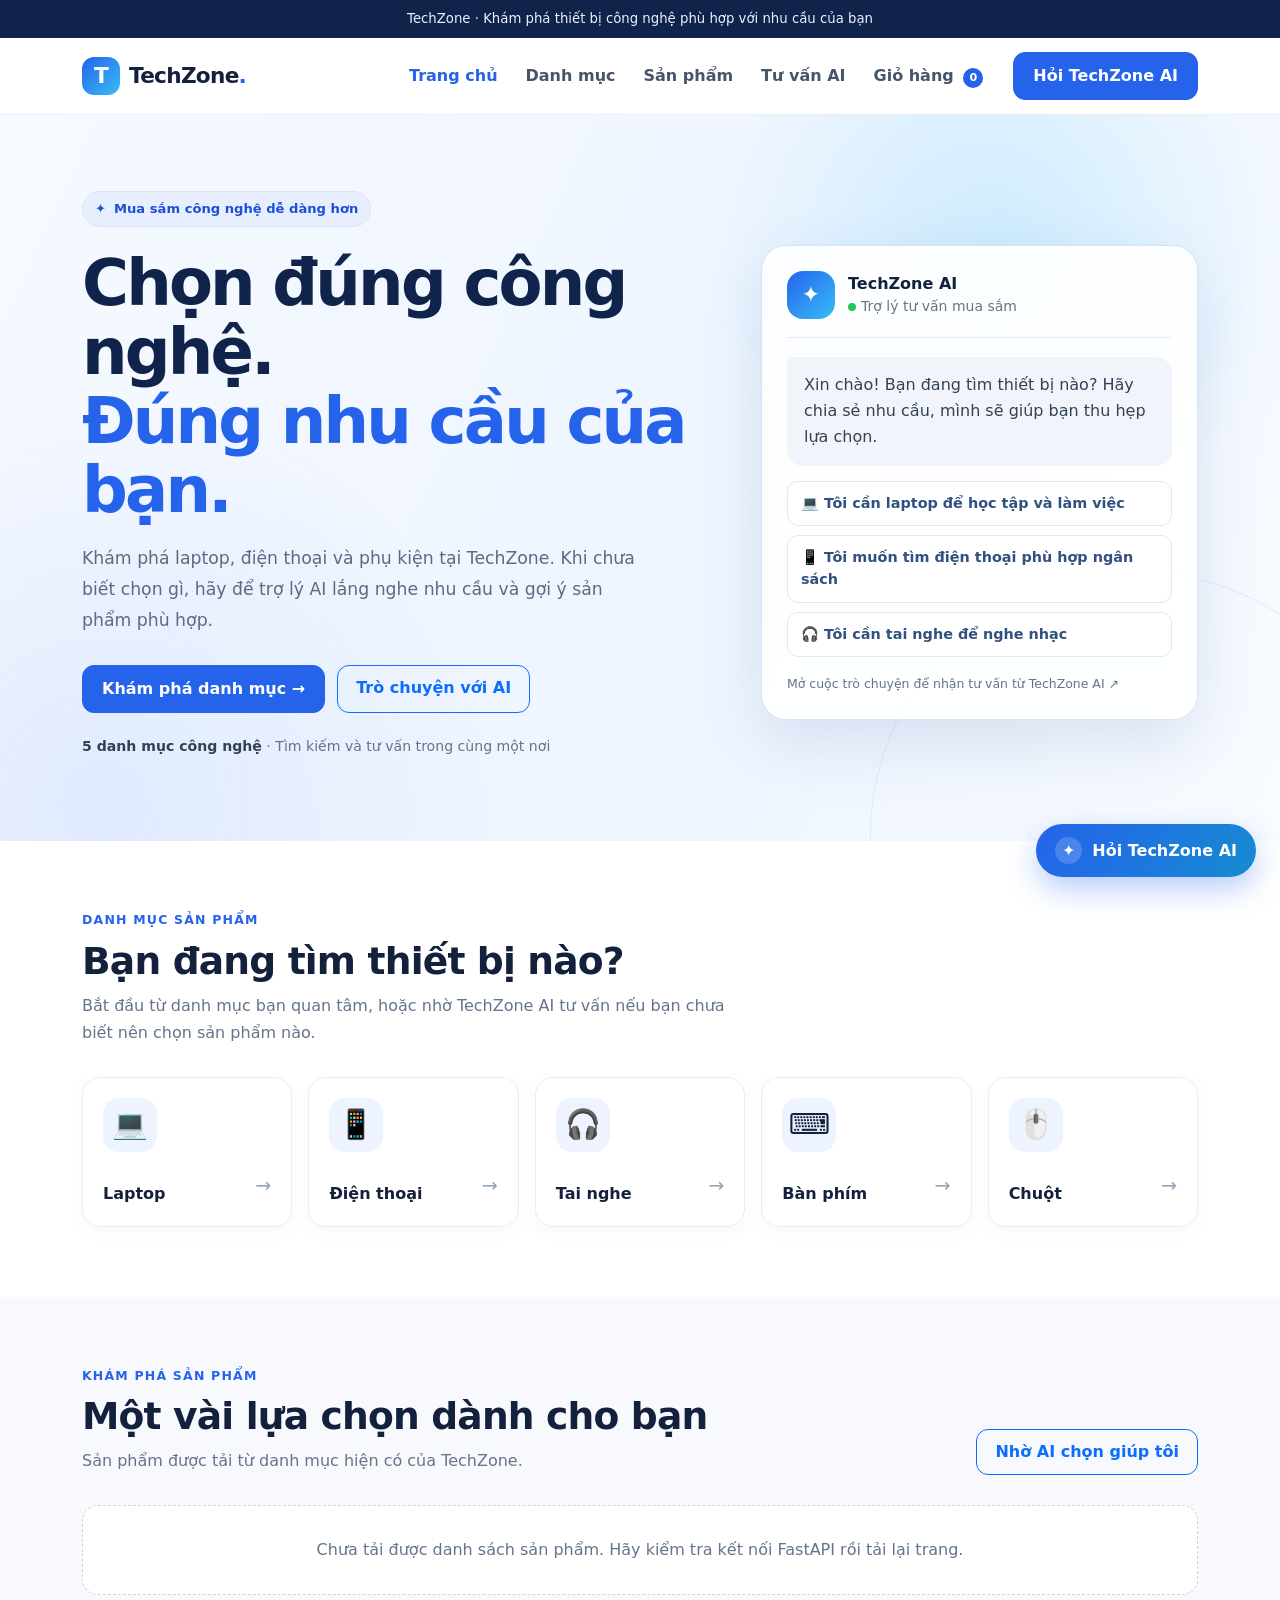
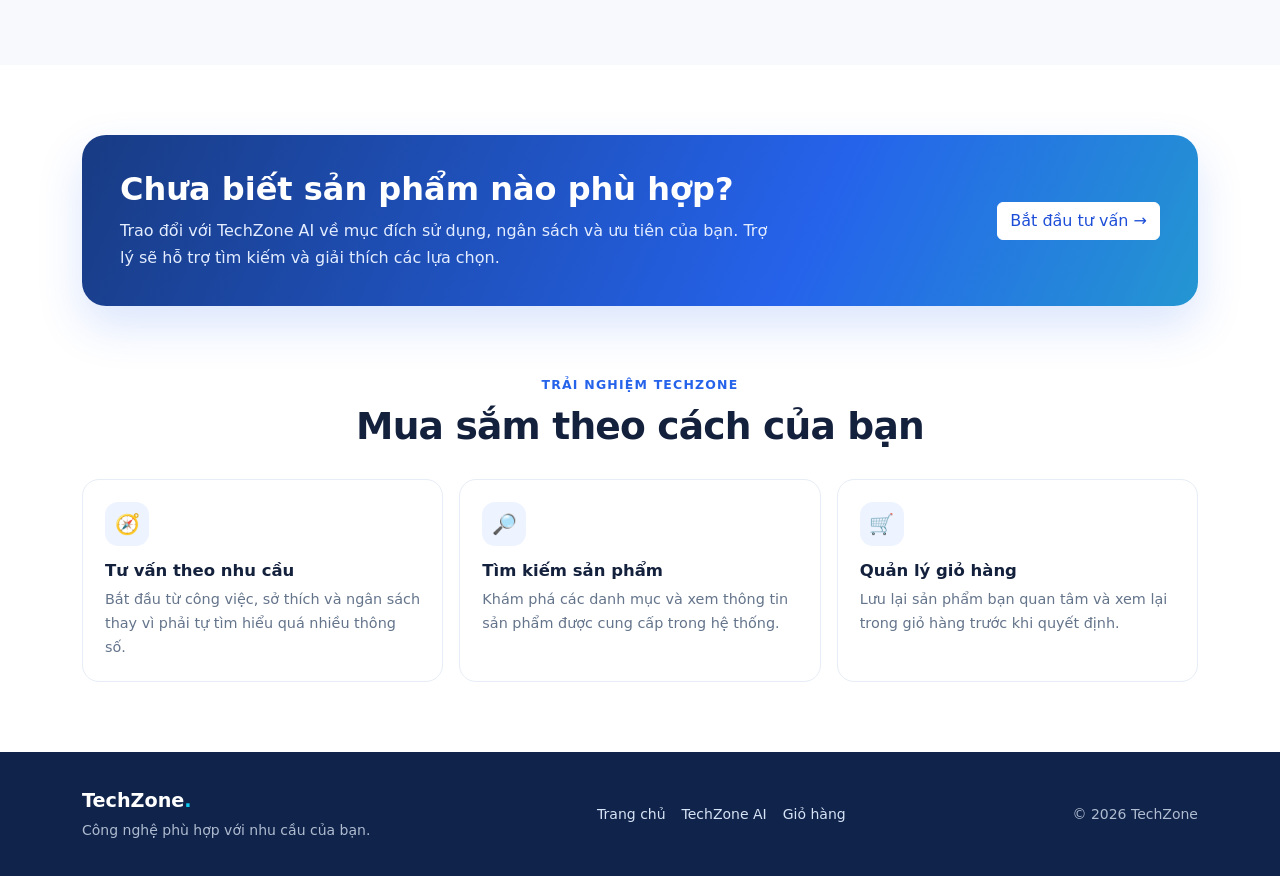
<file: index.html>
<!DOCTYPE html>
<html lang="vi">
<head>
    <meta charset="UTF-8">
    <meta name="viewport" content="width=device-width, initial-scale=1.0">
    <meta http-equiv="refresh" content="0; url=./frontend/html/index.html">
    <title>TechZone</title>
</head>
<body>
    <p>Đang chuyển đến TechZone...</p>
    <a href="./frontend/html/index.html">Nhấn vào đây nếu không tự chuyển.</a>
</body>
</html>
</file>
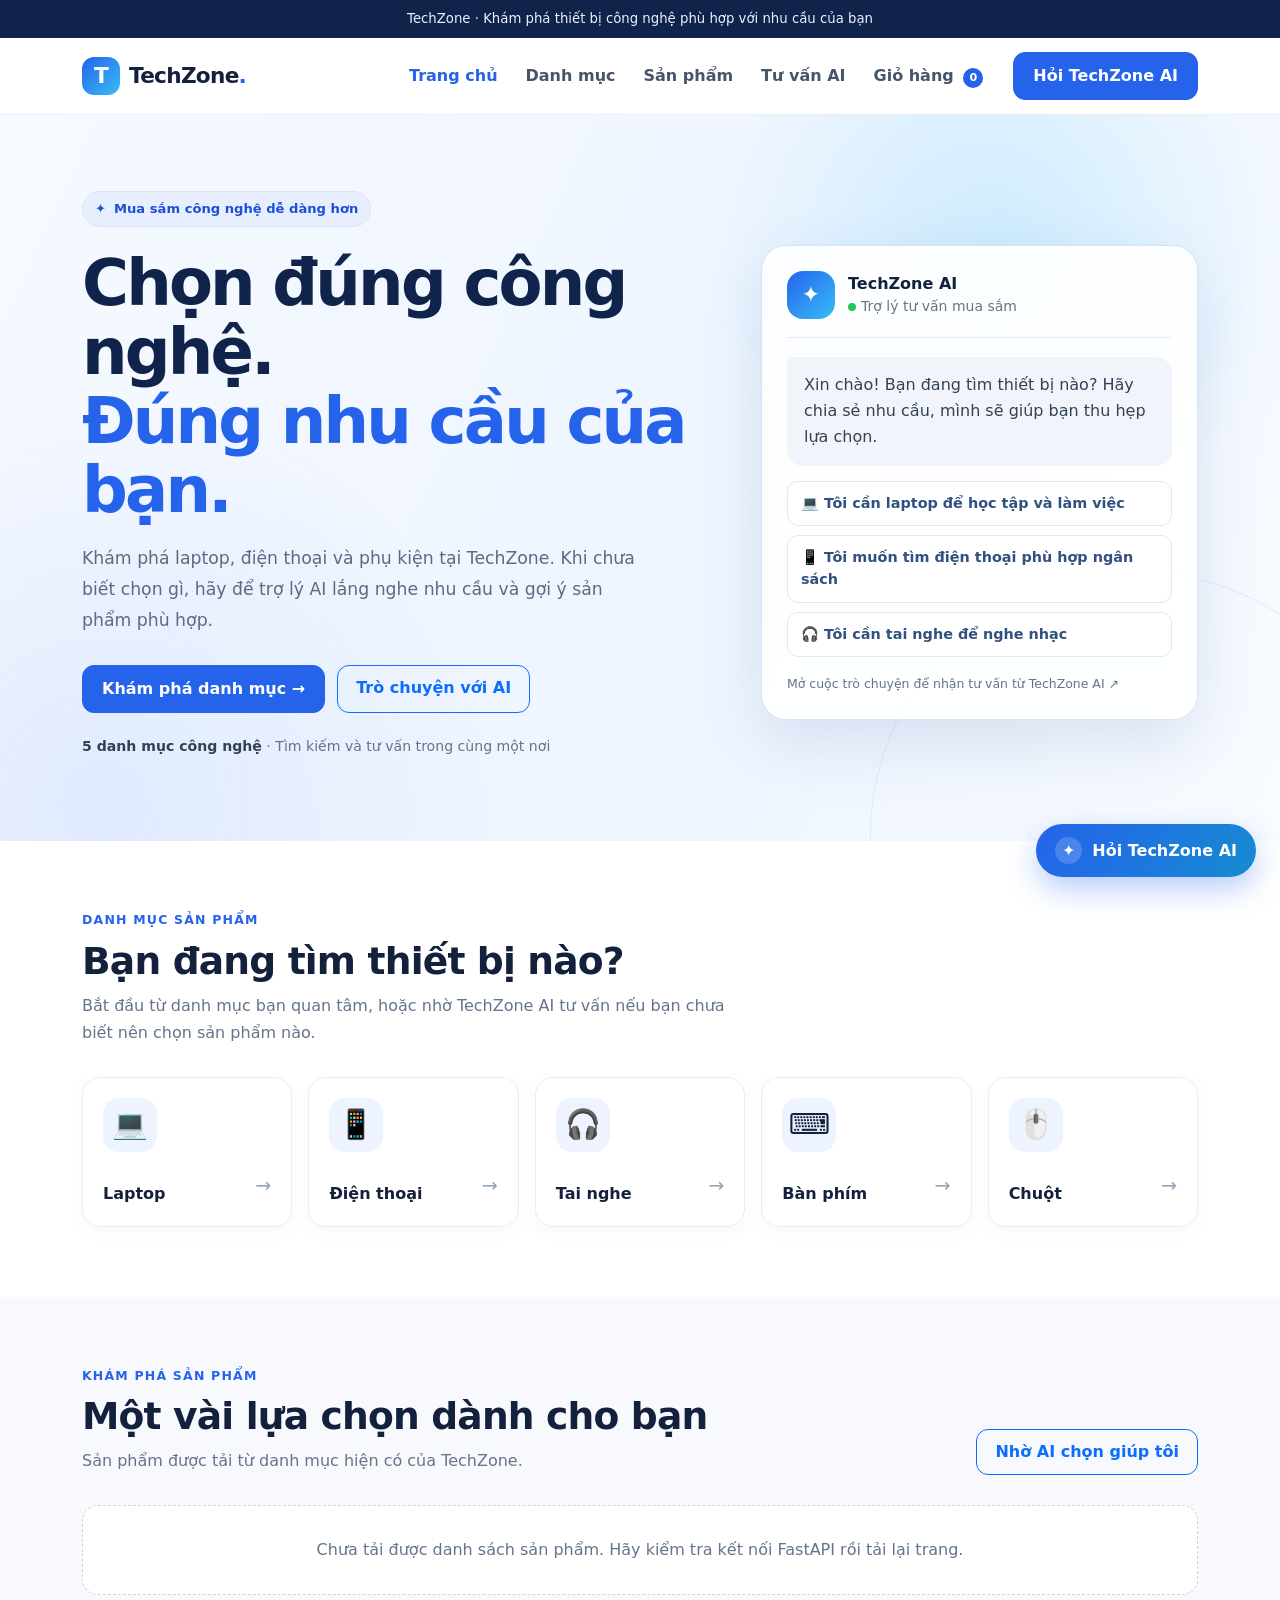
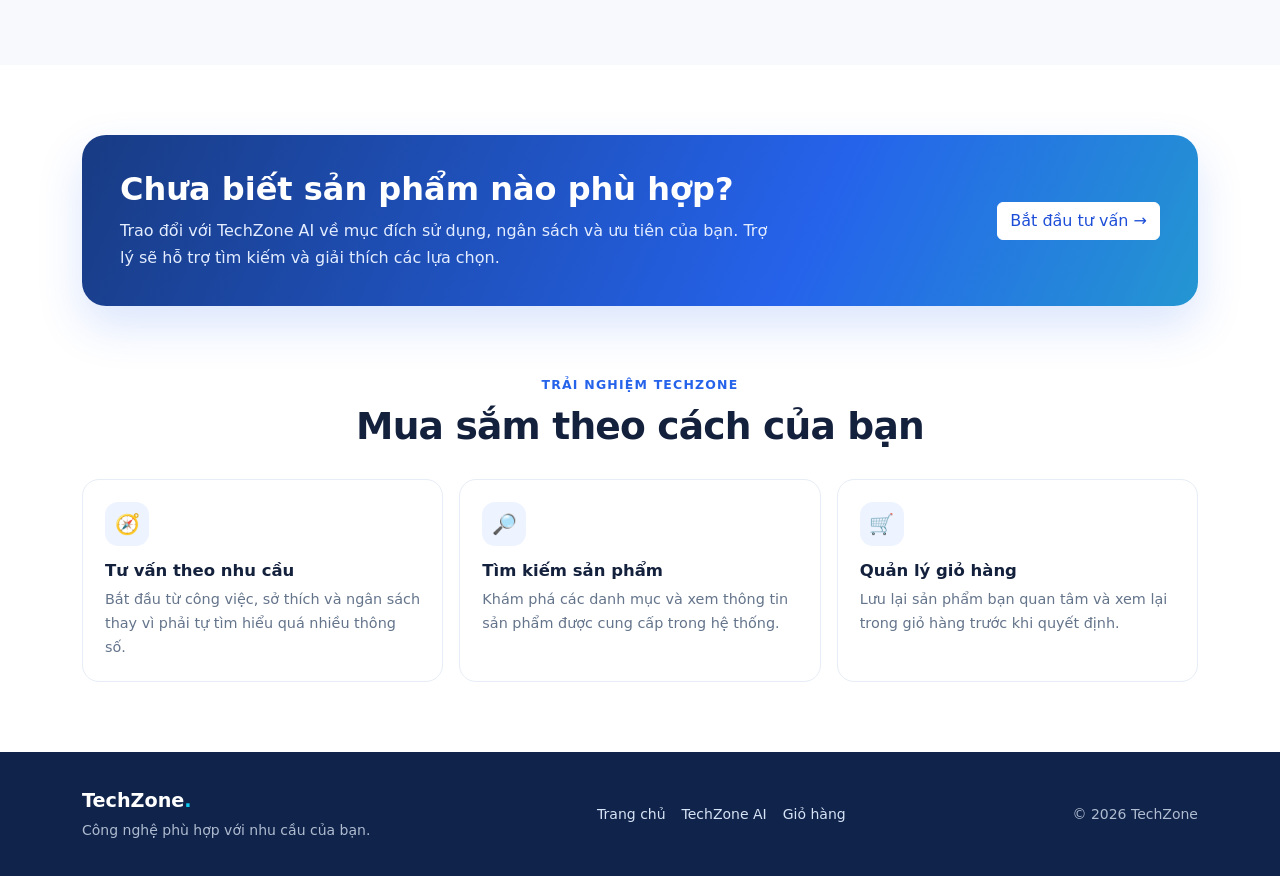
<file: frontend/html/index.html>
<!DOCTYPE html>
<html lang="vi">
<head>
    <meta charset="UTF-8">
    <meta name="viewport" content="width=device-width, initial-scale=1.0">
    <meta name="description" content="TechZone - cửa hàng công nghệ với trợ lý AI hỗ trợ tìm và tư vấn sản phẩm theo nhu cầu.">
    <title>TechZone | Công nghệ phù hợp với bạn</title>

    <link href="https://cdn.jsdelivr.net/npm/bootstrap@5.3.3/dist/css/bootstrap.min.css" rel="stylesheet">
    <style>
        :root {
            --tz-primary: #2563eb;
            --tz-primary-dark: #1d4ed8;
            --tz-ink: #14213d;
            --tz-muted: #64748b;
            --tz-bg: #f5f8ff;
            --tz-line: #e7edf6;
            --tz-card-shadow: 0 14px 40px rgba(15, 35, 75, .07);
        }

        * { box-sizing: border-box; }
        html { scroll-behavior: smooth; }
        body {
            margin: 0;
            color: var(--tz-ink);
            background: #fff;
            font-family: Inter, ui-sans-serif, system-ui, -apple-system, BlinkMacSystemFont, "Segoe UI", sans-serif;
        }
        a { text-decoration: none; }
        .top-strip {
            padding: 9px 16px;
            color: #eaf1ff;
            background: #10234a;
            text-align: center;
            font-size: .83rem;
        }
        .site-header {
            position: sticky;
            top: 0;
            z-index: 1000;
            background: rgba(255,255,255,.94);
            border-bottom: 1px solid var(--tz-line);
            backdrop-filter: blur(14px);
        }
        .navbar { min-height: 76px; }
        .brand-mark {
            display: inline-flex;
            align-items: center;
            justify-content: center;
            width: 38px;
            height: 38px;
            margin-right: 9px;
            color: #fff;
            background: linear-gradient(135deg, #2563eb, #38bdf8);
            border-radius: 12px;
            font-weight: 800;
        }
        .navbar-brand { color: var(--tz-ink); font-size: 1.35rem; font-weight: 800; letter-spacing: -.7px; }
        .navbar-brand:hover { color: var(--tz-ink); }
        .navbar-brand .ai-word { color: var(--tz-primary); }
        .navbar-nav .nav-link { padding: 10px 14px !important; color: #475569; font-weight: 600; }
        .navbar-nav .nav-link:hover, .navbar-nav .nav-link.active { color: var(--tz-primary); }
        .cart-link { position: relative; }
        .cart-count {
            display: inline-flex;
            min-width: 20px;
            height: 20px;
            align-items: center;
            justify-content: center;
            margin-left: 4px;
            padding: 0 5px;
            color: white;
            background: var(--tz-primary);
            border-radius: 999px;
            font-size: .7rem;
            font-weight: 700;
        }
        .btn-primary {
            --bs-btn-bg: var(--tz-primary);
            --bs-btn-border-color: var(--tz-primary);
            --bs-btn-hover-bg: var(--tz-primary-dark);
            --bs-btn-hover-border-color: var(--tz-primary-dark);
            border-radius: 12px;
            padding: 11px 19px;
            font-weight: 700;
        }
        .btn-outline-primary { border-radius: 12px; padding: 10px 18px; font-weight: 700; }

        .hero-wrap {
            position: relative;
            overflow: hidden;
            padding: 76px 0 68px;
            background:
                radial-gradient(circle at 78% 20%, rgba(56,189,248,.19), transparent 25%),
                radial-gradient(circle at 8% 95%, rgba(37,99,235,.09), transparent 30%),
                linear-gradient(115deg, #f6f9ff 0%, #eef5ff 58%, #f8fbff 100%);
        }
        .hero-wrap::after {
            position: absolute;
            right: -120px;
            bottom: -260px;
            width: 530px;
            height: 530px;
            border: 1px solid rgba(37,99,235,.10);
            border-radius: 50%;
            content: "";
        }
        .hero-content { position: relative; z-index: 1; }
        .eyebrow {
            display: inline-flex;
            align-items: center;
            gap: 8px;
            padding: 7px 12px;
            color: #1d4ed8;
            background: #e7efff;
            border: 1px solid #d8e5ff;
            border-radius: 999px;
            font-size: .82rem;
            font-weight: 700;
        }
        .hero-title {
            max-width: 680px;
            margin: 22px 0 18px;
            color: #10234a;
            font-size: clamp(2.5rem, 5vw, 4.35rem);
            font-weight: 850;
            letter-spacing: -2.8px;
            line-height: 1.08;
        }
        .hero-title span { color: var(--tz-primary); }
        .hero-copy { max-width: 560px; color: #5b6b83; font-size: 1.08rem; line-height: 1.8; }
        .hero-actions { display: flex; flex-wrap: wrap; gap: 12px; margin-top: 29px; }
        .hero-note { margin-top: 23px; color: #64748b; font-size: .88rem; }
        .hero-note strong { color: #334155; }
        .assistant-preview {
            position: relative;
            z-index: 1;
            max-width: 440px;
            margin: 10px auto;
            padding: 25px;
            background: rgba(255,255,255,.91);
            border: 1px solid rgba(213,225,244,.95);
            border-radius: 25px;
            box-shadow: 0 25px 65px rgba(38,77,145,.13);
        }
        .assistant-top { display: flex; align-items: center; gap: 13px; padding-bottom: 18px; border-bottom: 1px solid var(--tz-line); }
        .assistant-avatar {
            display: grid;
            width: 48px;
            height: 48px;
            place-items: center;
            color: #fff;
            background: linear-gradient(135deg, #2563eb, #38bdf8);
            border-radius: 16px;
            font-size: 1.4rem;
        }
        .online-dot { display: inline-block; width: 8px; height: 8px; margin-right: 5px; background: #22c55e; border-radius: 50%; }
        .assistant-message { margin: 19px 0 15px; padding: 15px 17px; color: #334155; background: #f1f5fb; border-radius: 5px 16px 16px 16px; line-height: 1.65; }
        .quick-question {
            display: block;
            width: 100%;
            margin-top: 9px;
            padding: 11px 13px;
            color: #31517f;
            background: #fff;
            border: 1px solid #dfe8f5;
            border-radius: 11px;
            text-align: left;
            font-size: .9rem;
            font-weight: 600;
            transition: .2s ease;
        }
        .quick-question:hover { color: var(--tz-primary); border-color: #91b5ff; transform: translateX(2px); }
        .assistant-foot { margin-top: 18px; color: var(--tz-muted); font-size: .78rem; }

        .section-space { padding: 70px 0; }
        .section-heading { margin-bottom: 30px; }
        .section-kicker { color: var(--tz-primary); font-size: .78rem; font-weight: 800; letter-spacing: 1.2px; text-transform: uppercase; }
        .section-title { margin: 9px 0 8px; color: var(--tz-ink); font-size: clamp(1.75rem, 3vw, 2.35rem); font-weight: 800; letter-spacing: -.8px; }
        .section-subtitle { max-width: 650px; margin: 0; color: var(--tz-muted); line-height: 1.7; }
        .category-card {
            display: flex;
            min-height: 150px;
            height: 100%;
            flex-direction: column;
            align-items: flex-start;
            justify-content: space-between;
            padding: 20px;
            color: var(--tz-ink);
            background: #fff;
            border: 1px solid var(--tz-line);
            border-radius: 18px;
            box-shadow: 0 5px 18px rgba(15,35,75,.03);
            transition: .22s ease;
        }
        .category-card:hover { color: var(--tz-primary); border-color: #b8ceff; box-shadow: var(--tz-card-shadow); transform: translateY(-4px); }
        .category-icon { display: grid; width: 54px; height: 54px; place-items: center; background: #edf4ff; border-radius: 16px; font-size: 1.8rem; }
        .category-card strong { display: block; margin-top: 15px; font-size: 1rem; }
        .category-arrow { color: #94a3b8; font-size: 1.2rem; }

        .products-section { background: #f7f9fd; }
        .product-grid { display: grid; grid-template-columns: repeat(5, minmax(0, 1fr)); gap: 17px; }
        .product-card {
            display: flex;
            min-width: 0;
            flex-direction: column;
            padding: 14px;
            background: #fff;
            border: 1px solid var(--tz-line);
            border-radius: 18px;
            transition: .22s ease;
        }
        .product-card:hover { border-color: #b8ceff; box-shadow: var(--tz-card-shadow); transform: translateY(-4px); }
        .product-visual {
            position: relative;
            display: grid;
            height: 155px;
            place-items: center;
            overflow: hidden;
            background: linear-gradient(145deg, #eff5ff, #f8fbff);
            border-radius: 13px;
        }
        .product-visual .product-emoji { font-size: 3.4rem; }
        .product-visual img { width: 100%; height: 100%; padding: 12px; object-fit: contain; }
        .product-brand { margin-top: 14px; color: #8190a5; font-size: .75rem; font-weight: 700; text-transform: uppercase; letter-spacing: .6px; }
        .product-name { min-height: 44px; margin: 5px 0 8px; color: #26364f; font-size: .92rem; font-weight: 700; line-height: 1.45; }
        .product-price { margin-top: auto; color: var(--tz-primary); font-size: 1.08rem; font-weight: 800; }
        .product-stock { margin: 5px 0 13px; color: #7b899d; font-size: .76rem; }
        .product-card .btn { width: 100%; padding: 8px 10px; font-size: .84rem; }
        .products-state { grid-column: 1 / -1; padding: 32px 18px; color: var(--tz-muted); background: #fff; border: 1px dashed #cbd5e1; border-radius: 16px; text-align: center; }

        .ai-banner {
            display: flex;
            align-items: center;
            justify-content: space-between;
            gap: 25px;
            padding: 35px 38px;
            color: #fff;
            background: linear-gradient(115deg, #183b83, #2563eb 65%, #2496d2);
            border-radius: 24px;
            box-shadow: 0 20px 45px rgba(37,99,235,.17);
        }
        .ai-banner h2 { margin: 0 0 9px; font-size: clamp(1.45rem, 2.6vw, 2rem); font-weight: 800; }
        .ai-banner p { max-width: 650px; margin: 0; color: #e4edff; line-height: 1.7; }
        .ai-banner .btn { flex-shrink: 0; color: #1d4ed8; background: #fff; border-color: #fff; }
        .ai-banner .btn:hover { color: #173a80; background: #eef4ff; }

        .benefit-card { height: 100%; padding: 22px; border: 1px solid var(--tz-line); border-radius: 17px; }
        .benefit-icon { display: grid; width: 44px; height: 44px; place-items: center; background: #edf4ff; border-radius: 13px; font-size: 1.25rem; }
        .benefit-card h3 { margin: 15px 0 7px; font-size: 1.03rem; font-weight: 800; }
        .benefit-card p { margin: 0; color: var(--tz-muted); font-size: .9rem; line-height: 1.65; }
        footer { padding: 35px 0; color: #aebbd0; background: #10234a; }
        footer .footer-brand { color: #fff; font-size: 1.2rem; font-weight: 800; }
        footer a { color: #d6e2f5; }
        footer a:hover { color: #fff; }
        .chat-float {
            position: fixed;
            right: 24px;
            bottom: 23px;
            z-index: 1100;
            display: inline-flex;
            align-items: center;
            gap: 10px;
            padding: 13px 19px;
            color: #fff;
            background: linear-gradient(120deg, #2563eb, #168bd1);
            border: 0;
            border-radius: 999px;
            box-shadow: 0 12px 30px rgba(37,99,235,.32);
            font-weight: 750;
            transition: .2s ease;
        }
        .chat-float:hover { color: #fff; transform: translateY(-3px); box-shadow: 0 16px 35px rgba(37,99,235,.38); }
        .chat-float-icon { display: grid; width: 27px; height: 27px; place-items: center; background: rgba(255,255,255,.18); border-radius: 50%; }

        @media (max-width: 1199px) { .product-grid { grid-template-columns: repeat(3, minmax(0, 1fr)); } }
        @media (max-width: 767px) {
            .hero-wrap { padding: 52px 0 45px; }
            .hero-title { letter-spacing: -1.6px; }
            .assistant-preview { margin-top: 32px; }
            .section-space { padding: 53px 0; }
            .product-grid { grid-template-columns: repeat(2, minmax(0, 1fr)); gap: 12px; }
            .product-visual { height: 130px; }
            .product-name { font-size: .85rem; }
            .ai-banner { align-items: flex-start; flex-direction: column; padding: 27px 24px; }
            .chat-float { right: 14px; bottom: 14px; padding: 11px 15px; font-size: .9rem; }
        }
        @media (max-width: 380px) { .product-grid { grid-template-columns: 1fr; } }
        /* Nút mở chatbot */
        .chat-float {
            cursor: pointer;
            font-family: inherit;
        }

        /* Khung popup */
        .chat-widget {
            position: fixed;
            right: 24px;
            bottom: 90px;
            z-index: 1099;

            width: 420px;
            height: 600px;
            max-height: calc(100vh - 120px);

            display: flex;
            flex-direction: column;

            background: #fff;
            border: 1px solid #e5eaf2;
            border-radius: 20px;
            box-shadow: 0 18px 55px rgba(15, 23, 42, .2);

            overflow: hidden;

            opacity: 0;
            visibility: hidden;
            transform: translateY(15px) scale(.97);
            transform-origin: bottom right;

            transition: .22s ease;
        }

        .chat-widget.active {
            opacity: 1;
            visibility: visible;
            transform: translateY(0) scale(1);
        }

        /* Header popup */
        .chat-widget-header {
            flex-shrink: 0;
            display: flex;
            align-items: center;
            justify-content: space-between;
            padding: 13px 17px;

            color: #fff;
            background: linear-gradient(120deg, #2563eb, #168bd1);
        }

        .chat-widget-heading {
            display: flex;
            align-items: center;
            gap: 11px;
        }

        .chat-widget-heading strong {
            display: block;
            font-size: 15px;
        }

        .chat-widget-heading small {
            display: block;
            margin-top: 3px;
            font-size: 11px;
            opacity: .9;
        }

        .chat-widget-avatar {
            width: 37px;
            height: 37px;
            display: grid;
            place-items: center;
            border-radius: 50%;
            background: rgba(255,255,255,.2);
            font-size: 20px;
        }

        .widget-online-dot {
            display: inline-block;
            width: 7px;
            height: 7px;
            margin-right: 4px;
            border-radius: 50%;
            background: #86efac;
        }

        .chat-widget-close {
            width: 34px;
            height: 34px;
            border: 0;
            border-radius: 50%;
            color: #fff;
            background: rgba(255,255,255,.16);
            font-size: 25px;
            line-height: 1;
            cursor: pointer;
        }

        .chat-widget-close:hover {
            background: rgba(255,255,255,.28);
        }

        /* Nội dung chatbot */
        .chat-widget-frame {
            width: 100%;
            height: 100%;
            flex: 1;
            min-height: 0;
            border: 0;
            background: #fff;
        }

        /* Điện thoại */
        @media (max-width: 576px) {
            .chat-widget {
                right: 10px;
                bottom: 10px;
                width: calc(100vw - 20px);
                height: calc(100dvh - 20px);
                max-height: none;
                border-radius: 16px;
            }

            .chat-float {
                right: 15px;
                bottom: 15px;
            }

            .chat-widget.active {
                transform: translateY(0) scale(1);
            }
        }
    </style>
</head>
<body>
    <div class="top-strip">TechZone · Khám phá thiết bị công nghệ phù hợp với nhu cầu của bạn</div>

    <header class="site-header">
        <nav class="navbar navbar-expand-lg">
            <div class="container">
                <a class="navbar-brand d-flex align-items-center" href="index.html" aria-label="TechZone trang chủ">
                    <span class="brand-mark">T</span>
                    TechZone<span class="ai-word">.</span>
                </a>
                <button class="navbar-toggler" type="button" data-bs-toggle="collapse" data-bs-target="#mainNavigation" aria-controls="mainNavigation" aria-expanded="false" aria-label="Mở menu">
                    <span class="navbar-toggler-icon"></span>
                </button>
                <div class="collapse navbar-collapse" id="mainNavigation">
                    <ul class="navbar-nav ms-auto align-items-lg-center">
                        <li class="nav-item"><a class="nav-link active" href="index.html">Trang chủ</a></li>
                        <li class="nav-item"><a class="nav-link" href="#categories">Danh mục</a></li>
                        <li class="nav-item"><a class="nav-link" href="#featured">Sản phẩm</a></li>
                        <li class="nav-item"><a class="nav-link" href="./chat.html">Tư vấn AI</a></li>
                        <li class="nav-item"><a class="nav-link cart-link" href="cart.html">Giỏ hàng <span class="cart-count" id="cart-count">0</span></a></li>
                    </ul>
                    <a class="btn btn-primary ms-lg-3 mt-3 mt-lg-0" href="./chat.html">Hỏi TechZone AI</a>
                </div>
            </div>
        </nav>
    </header>

    <main>
        <section class="hero-wrap">
            <div class="container hero-content">
                <div class="row align-items-center g-5">
                    <div class="col-lg-7">
                        <span class="eyebrow"><span>✦</span> Mua sắm công nghệ dễ dàng hơn</span>
                        <h1 class="hero-title">Chọn đúng công nghệ.<br><span>Đúng nhu cầu của bạn.</span></h1>
                        <p class="hero-copy">Khám phá laptop, điện thoại và phụ kiện tại TechZone. Khi chưa biết chọn gì, hãy để trợ lý AI lắng nghe nhu cầu và gợi ý sản phẩm phù hợp.</p>
                        <div class="hero-actions">
                            <a class="btn btn-primary" href="#categories">Khám phá danh mục <span aria-hidden="true">→</span></a>
                            <a class="btn btn-outline-primary" href="./chat.html">Trò chuyện với AI</a>
                        </div>
                        <p class="hero-note"><strong>5 danh mục công nghệ</strong> · Tìm kiếm và tư vấn trong cùng một nơi</p>
                    </div>
                    <div class="col-lg-5">
                        <div class="assistant-preview">
                            <div class="assistant-top">
                                <div class="assistant-avatar">✦</div>
                                <div>
                                    <div class="fw-bold">TechZone AI</div>
                                    <div class="small text-secondary"><span class="online-dot"></span>Trợ lý tư vấn mua sắm</div>
                                </div>
                            </div>
                            <div class="assistant-message">Xin chào! Bạn đang tìm thiết bị nào? Hãy chia sẻ nhu cầu, mình sẽ giúp bạn thu hẹp lựa chọn.</div>
                            <a class="quick-question" href="./chat.html">💻 Tôi cần laptop để học tập và làm việc</a>
                            <a class="quick-question" href="./chat.html">📱 Tôi muốn tìm điện thoại phù hợp ngân sách</a>
                            <a class="quick-question" href="./chat.html">🎧 Tôi cần tai nghe để nghe nhạc</a>
                            <div class="assistant-foot">Mở cuộc trò chuyện để nhận tư vấn từ TechZone AI <span aria-hidden="true">↗</span></div>
                        </div>
                    </div>
                </div>
            </div>
        </section>

        <section class="section-space" id="categories">
            <div class="container">
                <div class="section-heading">
                    <div class="section-kicker">Danh mục sản phẩm</div>
                    <h2 class="section-title">Bạn đang tìm thiết bị nào?</h2>
                    <p class="section-subtitle">Bắt đầu từ danh mục bạn quan tâm, hoặc nhờ TechZone AI tư vấn nếu bạn chưa biết nên chọn sản phẩm nào.</p>
                </div>
                <div class="row g-3">
                    <div class="col-6 col-md-4 col-lg">
                        <a class="category-card" href="#featured"><span class="category-icon">💻</span><span class="d-flex w-100 align-items-center justify-content-between"><strong>Laptop</strong><span class="category-arrow">→</span></span></a>
                    </div>
                    <div class="col-6 col-md-4 col-lg">
                        <a class="category-card" href="#featured"><span class="category-icon">📱</span><span class="d-flex w-100 align-items-center justify-content-between"><strong>Điện thoại</strong><span class="category-arrow">→</span></span></a>
                    </div>
                    <div class="col-6 col-md-4 col-lg">
                        <a class="category-card" href="#featured"><span class="category-icon">🎧</span><span class="d-flex w-100 align-items-center justify-content-between"><strong>Tai nghe</strong><span class="category-arrow">→</span></span></a>
                    </div>
                    <div class="col-6 col-md-6 col-lg">
                        <a class="category-card" href="#featured"><span class="category-icon">⌨️</span><span class="d-flex w-100 align-items-center justify-content-between"><strong>Bàn phím</strong><span class="category-arrow">→</span></span></a>
                    </div>
                    <div class="col-6 col-md-6 col-lg">
                        <a class="category-card" href="#featured"><span class="category-icon">🖱️</span><span class="d-flex w-100 align-items-center justify-content-between"><strong>Chuột</strong><span class="category-arrow">→</span></span></a>
                    </div>
                </div>
            </div>
        </section>

        <section class="section-space products-section" id="featured">
            <div class="container">
                <div class="section-heading d-flex flex-wrap align-items-end justify-content-between gap-3">
                    <div>
                        <div class="section-kicker">Khám phá sản phẩm</div>
                        <h2 class="section-title">Một vài lựa chọn dành cho bạn</h2>
                        <p class="section-subtitle">Sản phẩm được tải từ danh mục hiện có của TechZone.</p>
                    </div>
                    <a class="btn btn-outline-primary" href="./chat.html">Nhờ AI chọn giúp tôi</a>
                </div>
                <div class="product-grid" id="home-products" aria-live="polite">
                    <div class="products-state">Đang tải danh sách sản phẩm...</div>
                </div>
            </div>
        </section>

        <section class="section-space">
            <div class="container">
                <div class="ai-banner">
                    <div>
                        <h2>Chưa biết sản phẩm nào phù hợp?</h2>
                        <p>Trao đổi với TechZone AI về mục đích sử dụng, ngân sách và ưu tiên của bạn. Trợ lý sẽ hỗ trợ tìm kiếm và giải thích các lựa chọn.</p>
                    </div>
                    <a class="btn" href="./chat.html">Bắt đầu tư vấn <span aria-hidden="true">→</span></a>
                </div>
            </div>
        </section>

        <section class="section-space pt-0">
            <div class="container">
                <div class="section-heading text-center">
                    <div class="section-kicker">Trải nghiệm TechZone</div>
                    <h2 class="section-title">Mua sắm theo cách của bạn</h2>
                </div>
                <div class="row g-3">
                    <div class="col-md-4">
                        <div class="benefit-card"><div class="benefit-icon">🧭</div><h3>Tư vấn theo nhu cầu</h3><p>Bắt đầu từ công việc, sở thích và ngân sách thay vì phải tự tìm hiểu quá nhiều thông số.</p></div>
                    </div>
                    <div class="col-md-4">
                        <div class="benefit-card"><div class="benefit-icon">🔎</div><h3>Tìm kiếm sản phẩm</h3><p>Khám phá các danh mục và xem thông tin sản phẩm được cung cấp trong hệ thống.</p></div>
                    </div>
                    <div class="col-md-4">
                        <div class="benefit-card"><div class="benefit-icon">🛒</div><h3>Quản lý giỏ hàng</h3><p>Lưu lại sản phẩm bạn quan tâm và xem lại trong giỏ hàng trước khi quyết định.</p></div>
                    </div>
                </div>
            </div>
        </section>
    </main>

    <footer>
        <div class="container d-flex flex-wrap justify-content-between align-items-center gap-3">
            <div>
                <div class="footer-brand">TechZone<span class="text-info">.</span></div>
                <div class="small mt-1">Công nghệ phù hợp với nhu cầu của bạn.</div>
            </div>
            <div class="d-flex flex-wrap gap-3 small">
                <a href="index.html">Trang chủ</a>
                <a href="./chat.html">TechZone AI</a>
                <a href="cart.html">Giỏ hàng</a>
            </div>
            <div class="small">© <span id="current-year"></span> TechZone</div>
        </div>
    </footer>

<button
    class="chat-float"
    id="chat-widget-toggle"
    type="button"
    aria-label="Mở trợ lý TechZone AI"
    aria-expanded="false"
    aria-controls="chat-widget"
>
    <span class="chat-float-icon">✦</span>
    <span>Hỏi TechZone AI</span>
</button>

<div class="chat-widget" id="chat-widget" aria-hidden="true">
    <div class="chat-widget-header">
        <div class="chat-widget-heading">
            <span class="chat-widget-avatar">✦</span>
            <div>
                <strong>TechZone AI</strong>
                <small><span class="widget-online-dot"></span> Sẵn sàng tư vấn</small>
            </div>
        </div>

        <button
            type="button"
            class="chat-widget-close"
            id="chat-widget-close"
            aria-label="Đóng cửa sổ chat"
        >×</button>
    </div>

    <iframe
        class="chat-widget-frame"
        src="./chat.html"
        title="Trò chuyện cùng TechZone AI"
        loading="lazy"
    ></iframe>
</div>

    <script src="https://cdn.jsdelivr.net/npm/bootstrap@5.3.3/dist/js/bootstrap.bundle.min.js"></script>
    <script src="../js/cart.js"></script>
    <script>
        const HOME_API_URL = "https://techzone-ai-api.onrender.com";
        const CATEGORY_LABELS = {
            laptop: "Laptop",
            phone: "Điện thoại",
            headphone: "Tai nghe",
            keyboard: "Bàn phím",
            mouse: "Chuột"
        };
        const CATEGORY_ICONS = {
            laptop: "💻",
            phone: "📱",
            headphone: "🎧",
            keyboard: "⌨️",
            mouse: "🖱️"
        };

        function formatHomeCurrency(value) {
            const amount = Number(value);
            return Number.isFinite(amount) ? amount.toLocaleString("vi-VN") + "đ" : "Liên hệ";
        }

        function createProductCard(product) {
            const card = document.createElement("article");
            card.className = "product-card";

            const visual = document.createElement("div");
            visual.className = "product-visual";

            const fallbackIcon = document.createElement("span");
            fallbackIcon.className = "product-emoji";
            fallbackIcon.textContent = CATEGORY_ICONS[product.category] || "🛍️";
            visual.appendChild(fallbackIcon);

            if (product.image) {
                const image = document.createElement("img");
                image.src = product.image;
                image.alt = product.name || "Hình sản phẩm";
                image.loading = "lazy";
                image.addEventListener("load", () => fallbackIcon.remove(), { once: true });
                image.addEventListener("error", () => image.remove(), { once: true });
                visual.appendChild(image);
            }

            const brand = document.createElement("div");
            brand.className = "product-brand";
            brand.textContent = product.brand || CATEGORY_LABELS[product.category] || "Sản phẩm";

            const name = document.createElement("h3");
            name.className = "product-name";
            name.textContent = product.name || "Sản phẩm TechZone";

            const price = document.createElement("div");
            price.className = "product-price";
            price.textContent = formatHomeCurrency(product.price);

            const stock = document.createElement("div");
            stock.className = "product-stock";
            stock.textContent = Number(product.stock) > 0 ? `Còn ${product.stock} sản phẩm` : "Tạm hết hàng";

            const detail = document.createElement("a");
            detail.className = "btn btn-outline-primary mt-1";
            detail.textContent = "Xem chi tiết";
            detail.href = `product-detail.html?id=${encodeURIComponent(product.id || "")}`;
            if (!product.id) {
                detail.removeAttribute("href");
                detail.classList.add("disabled");
                detail.setAttribute("aria-disabled", "true");
            }

            card.append(visual, brand, name, price, stock, detail);
            return card;
        }

        async function loadHomeProducts() {
            const container = document.getElementById("home-products");
            try {
                const response = await fetch(`${HOME_API_URL}/products`);
                if (!response.ok) throw new Error("API không phản hồi thành công.");

                const data = await response.json();
                const products = Array.isArray(data.products) ? data.products : [];
                if (products.length === 0) {
                    throw new Error("Hiện chưa có sản phẩm trong danh mục.");
                }

                // Ưu tiên hiển thị một sản phẩm còn hàng từ mỗi danh mục.
                const categories = ["laptop", "phone", "headphone", "keyboard", "mouse"];
                const selected = categories
                    .map(category => products.find(item => item.category === category && Number(item.stock) > 0)
                        || products.find(item => item.category === category))
                    .filter(Boolean);

                for (const product of selected.slice(0, 5)) {
                    container.appendChild(createProductCard(product));
                }
            } catch (error) {
                console.error("Không tải được sản phẩm trang chủ:", error);
                const state = document.createElement("div");
                state.className = "products-state";
                state.textContent = "Chưa tải được danh sách sản phẩm. Hãy kiểm tra kết nối FastAPI rồi tải lại trang.";
                container.replaceChildren(state);
            }
        }

        function updateHomeCartCount() {
            const countElement = document.getElementById("cart-count");
            if (!countElement) return;

            if (typeof getCart === "function") {
                const total = getCart().reduce((sum, item) => sum + (Number(item.quantity) || 0), 0);
                countElement.textContent = String(total);
            }
        }

        document.addEventListener("DOMContentLoaded", () => {
            document.getElementById("current-year").textContent = String(new Date().getFullYear());
            updateHomeCartCount();
            loadHomeProducts();
        });
    </script>
    <script>
document.addEventListener("DOMContentLoaded", () => {
    const toggle = document.getElementById("chat-widget-toggle");
    const widget = document.getElementById("chat-widget");
    const close = document.getElementById("chat-widget-close");

    if (!toggle || !widget || !close) return;

    function openChat() {
        widget.classList.add("active");
        widget.setAttribute("aria-hidden", "false");
        toggle.setAttribute("aria-expanded", "true");
    }

    function closeChat() {
        widget.classList.remove("active");
        widget.setAttribute("aria-hidden", "true");
        toggle.setAttribute("aria-expanded", "false");
    }

    toggle.addEventListener("click", () => {
        if (widget.classList.contains("active")) {
            closeChat();
        } else {
            openChat();
        }
    });

    close.addEventListener("click", closeChat);

    document.addEventListener("keydown", (event) => {
        if (event.key === "Escape") {
            closeChat();
        }
    });
});
</script>
</body>
</html>
</file>
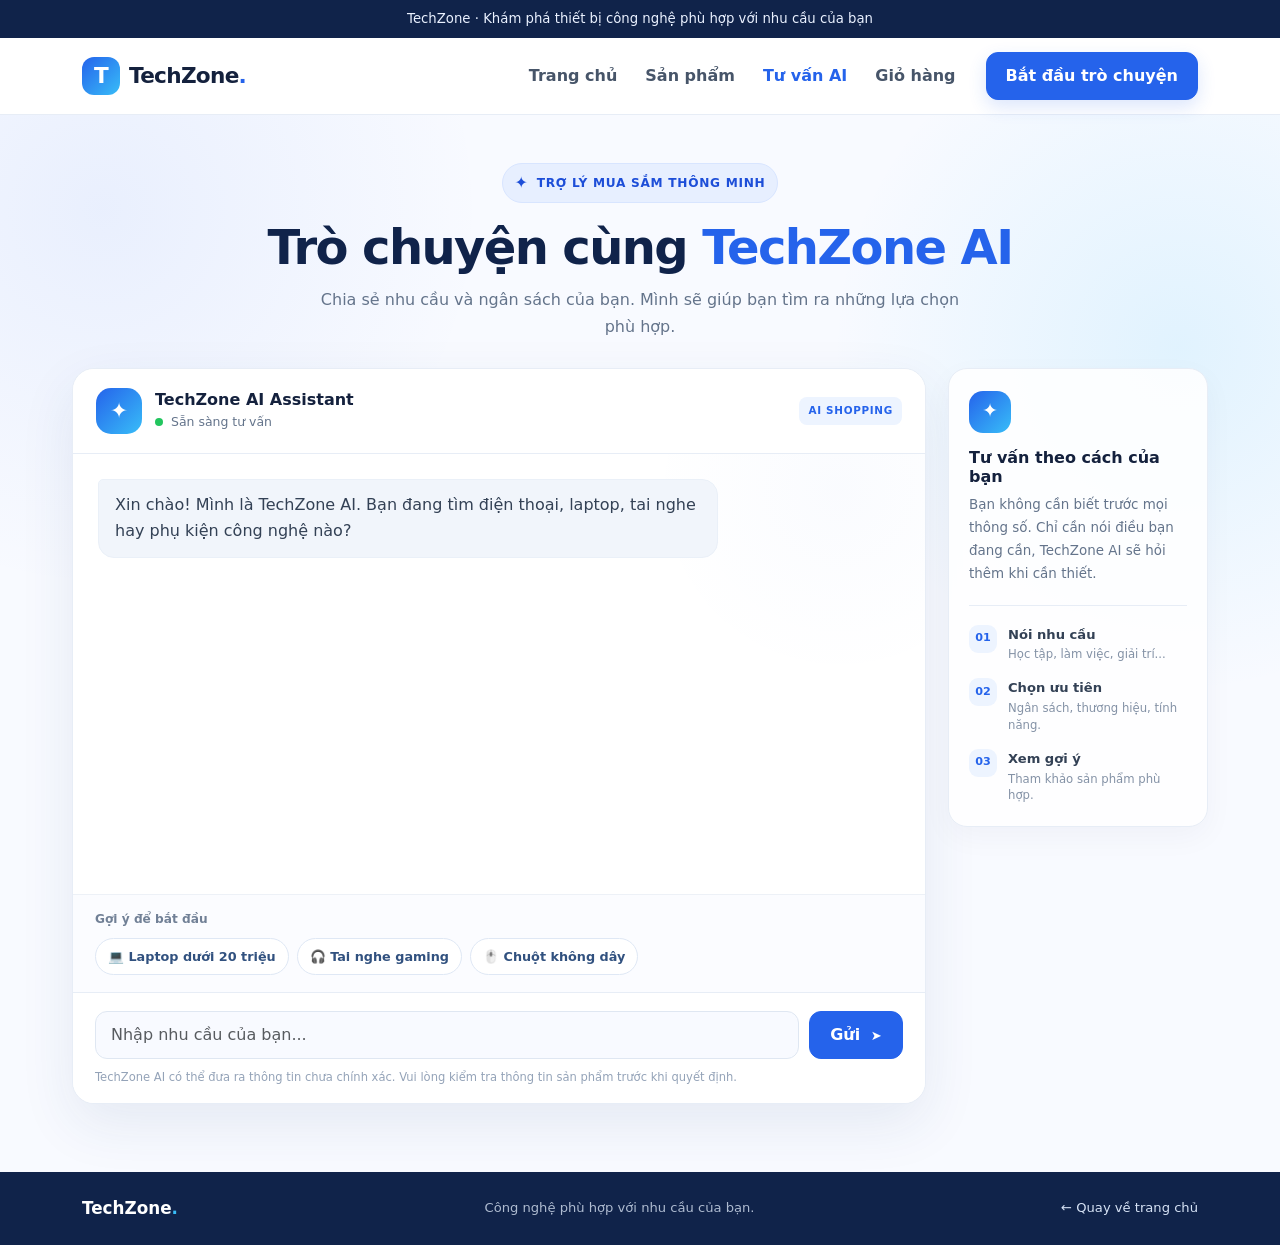
<file: frontend/html/chat.html>
<!DOCTYPE html>
<html lang="vi">
<head>
    <meta charset="UTF-8">
    <meta name="viewport" content="width=device-width, initial-scale=1.0">
    <meta name="description" content="Trò chuyện với TechZone AI để tìm thiết bị công nghệ phù hợp với nhu cầu của bạn.">
    <title>TechZone AI | Trợ lý tư vấn mua sắm</title>

    <link href="https://cdn.jsdelivr.net/npm/bootstrap@5.3.3/dist/css/bootstrap.min.css" rel="stylesheet">
    <link rel="stylesheet" href="../css/chat.css">
</head>
<body>
    <div class="top-strip">TechZone · Khám phá thiết bị công nghệ phù hợp với nhu cầu của bạn</div>

    <header class="site-header">
        <nav class="navbar navbar-expand-lg">
            <div class="container">
                <a class="navbar-brand d-flex align-items-center" href="index.html" aria-label="TechZone trang chủ">
                    <span class="brand-mark">T</span>
                    TechZone<span class="brand-dot">.</span>
                </a>

                <button class="navbar-toggler" type="button" data-bs-toggle="collapse"
                        data-bs-target="#mainNavigation" aria-controls="mainNavigation"
                        aria-expanded="false" aria-label="Mở menu">
                    <span class="navbar-toggler-icon"></span>
                </button>

                <div class="collapse navbar-collapse" id="mainNavigation">
                    <ul class="navbar-nav ms-auto align-items-lg-center">
                        <li class="nav-item"><a class="nav-link" href="index.html">Trang chủ</a></li>
                        <li class="nav-item"><a class="nav-link" href="products.html">Sản phẩm</a></li>
                        <li class="nav-item"><a class="nav-link active" href="chat.html" aria-current="page">Tư vấn AI</a></li>
                        <li class="nav-item"><a class="nav-link cart-link" href="cart.html">Giỏ hàng</a></li>
                    </ul>
                    <a class="btn btn-primary nav-cta ms-lg-3 mt-3 mt-lg-0" href="#chat-area">Bắt đầu trò chuyện</a>
                </div>
            </div>
        </nav>
    </header>

    <main class="chat-page">
        <section class="chat-intro">
            <div class="container">
                <div class="intro-kicker"><span class="intro-spark">✦</span> TRỢ LÝ MUA SẮM THÔNG MINH</div>
                <h1>Trò chuyện cùng <span>TechZone AI</span></h1>
                <p>Chia sẻ nhu cầu và ngân sách của bạn. Mình sẽ giúp bạn tìm ra những lựa chọn phù hợp.</p>
            </div>
        </section>

        <section class="container chat-container" id="chat-area">
            <div class="chat-layout">
                <div class="chat-card">
                    <div class="chat-card-header">
                        <div class="assistant-avatar">✦</div>
                        <div class="assistant-heading">
                            <h2>TechZone AI Assistant</h2>
                            <div class="assistant-status"><span class="online-dot"></span> Sẵn sàng tư vấn</div>
                        </div>
                        <span class="assistant-tag">AI SHOPPING</span>
                    </div>

                    <div class="card-body chat-body" id="chat-messages">
                        <div class="message bot">
                            <div class="message-content">
                                Xin chào! Mình là TechZone AI.
                                Bạn đang tìm điện thoại, laptop, tai nghe hay phụ kiện công nghệ nào?
                            </div>
                        </div>
                    </div>

                    <div class="suggestions-area">
                        <div class="suggestions-heading">Gợi ý để bắt đầu</div>
                        <div class="suggestions-list">
                            <button class="suggestion-btn" type="button" data-message="Tư vấn laptop dưới 20 triệu">💻 Laptop dưới 20 triệu</button>
                            <button class="suggestion-btn" type="button" data-message="Gợi ý tai nghe gaming">🎧 Tai nghe gaming</button>
                            <button class="suggestion-btn" type="button" data-message="Tư vấn chuột không dây">🖱️ Chuột không dây</button>
                        </div>
                    </div>

                    <div class="chat-composer">
                        <form id="chat-form">
                            <div class="composer-row">
                                <input type="text" id="message-input" class="form-control"
                                       placeholder="Nhập nhu cầu của bạn..." autocomplete="off" required>
                                <button class="btn btn-primary" type="submit" id="send-button">
                                    Gửi <span aria-hidden="true">➤</span>
                                </button>
                            </div>
                        </form>
                        <small class="chat-disclaimer">TechZone AI có thể đưa ra thông tin chưa chính xác. Vui lòng kiểm tra thông tin sản phẩm trước khi quyết định.</small>
                    </div>
                </div>

                <aside class="chat-side-note">
                    <div class="side-note-icon">✦</div>
                    <h3>Tư vấn theo cách của bạn</h3>
                    <p>Bạn không cần biết trước mọi thông số. Chỉ cần nói điều bạn đang cần, TechZone AI sẽ hỏi thêm khi cần thiết.</p>
                    <div class="side-note-divider"></div>
                    <div class="side-note-point"><span>01</span><div><strong>Nói nhu cầu</strong><small>Học tập, làm việc, giải trí...</small></div></div>
                    <div class="side-note-point"><span>02</span><div><strong>Chọn ưu tiên</strong><small>Ngân sách, thương hiệu, tính năng.</small></div></div>
                    <div class="side-note-point"><span>03</span><div><strong>Xem gợi ý</strong><small>Tham khảo sản phẩm phù hợp.</small></div></div>
                </aside>
            </div>
        </section>
    </main>

    <footer class="site-footer">
        <div class="container d-flex flex-wrap justify-content-between align-items-center gap-2">
            <div class="footer-brand">TechZone<span>.</span></div>
            <div class="footer-copy">Công nghệ phù hợp với nhu cầu của bạn.</div>
            <a href="index.html">← Quay về trang chủ</a>
        </div>
    </footer>

    <script src="https://cdn.jsdelivr.net/npm/bootstrap@5.3.3/dist/js/bootstrap.bundle.min.js"></script>
    <script src="../js/cart.js"></script>
    <script src="../js/chat.js"></script>
</body>
</html>
</file>
<file: frontend/css/chat.css>
/* TechZone AI – giao diện đồng bộ với trang chủ */
:root {
    --tz-primary: #2563eb;
    --tz-primary-dark: #1d4ed8;
    --tz-ink: #14213d;
    --tz-muted: #64748b;
    --tz-bg: #f5f8ff;
    --tz-line: #e7edf6;
    --tz-card-shadow: 0 14px 40px rgba(15, 35, 75, .07);
}

* { box-sizing: border-box; }
html { scroll-behavior: smooth; }
body {
    margin: 0;
    color: var(--tz-ink);
    background: #f8faff;
    font-family: Inter, ui-sans-serif, system-ui, -apple-system, BlinkMacSystemFont, "Segoe UI", sans-serif;
}
a { text-decoration: none; }

.top-strip {
    padding: 9px 16px;
    color: #eaf1ff;
    background: #10234a;
    text-align: center;
    font-size: .83rem;
}
.site-header {
    position: sticky;
    top: 0;
    z-index: 1000;
    background: rgba(255,255,255,.95);
    border-bottom: 1px solid var(--tz-line);
    backdrop-filter: blur(14px);
}
.navbar { min-height: 76px; }
.brand-mark {
    display: inline-flex;
    align-items: center;
    justify-content: center;
    width: 38px;
    height: 38px;
    margin-right: 9px;
    color: #fff;
    background: linear-gradient(135deg, #2563eb, #38bdf8);
    border-radius: 12px;
    font-weight: 800;
}
.navbar-brand {
    color: var(--tz-ink);
    font-size: 1.35rem;
    font-weight: 800;
    letter-spacing: -.7px;
}
.navbar-brand:hover { color: var(--tz-ink); }
.brand-dot { color: var(--tz-primary); }
.navbar-nav .nav-link {
    padding: 10px 14px !important;
    color: #475569;
    font-weight: 600;
}
.navbar-nav .nav-link:hover,
.navbar-nav .nav-link.active { color: var(--tz-primary); }
.btn-primary {
    --bs-btn-bg: var(--tz-primary);
    --bs-btn-border-color: var(--tz-primary);
    --bs-btn-hover-bg: var(--tz-primary-dark);
    --bs-btn-hover-border-color: var(--tz-primary-dark);
    border-radius: 12px;
    padding: 11px 19px;
    font-weight: 700;
}
.nav-cta { box-shadow: 0 7px 18px rgba(37,99,235,.16); }

.chat-page {
    min-height: calc(100vh - 190px);
    padding-bottom: 68px;
    background:
        radial-gradient(circle at 8% 9%, rgba(37,99,235,.07), transparent 25%),
        radial-gradient(circle at 92% 22%, rgba(56,189,248,.12), transparent 24%),
        #f8faff;
}
.chat-intro {
    padding: 48px 0 28px;
    text-align: center;
}
.intro-kicker {
    display: inline-flex;
    align-items: center;
    gap: 8px;
    padding: 7px 12px;
    color: #1d4ed8;
    background: #e7efff;
    border: 1px solid #d8e5ff;
    border-radius: 999px;
    font-size: .76rem;
    font-weight: 800;
    letter-spacing: .7px;
}
.intro-spark { font-size: 1rem; }
.chat-intro h1 {
    margin: 16px 0 9px;
    color: #10234a;
    font-size: clamp(2rem, 4vw, 3rem);
    font-weight: 850;
    letter-spacing: -1.6px;
}
.chat-intro h1 span { color: var(--tz-primary); }
.chat-intro p {
    max-width: 650px;
    margin: 0 auto;
    color: var(--tz-muted);
    line-height: 1.7;
}
.chat-container { max-width: 1160px; }
.chat-layout {
    display: grid;
    grid-template-columns: minmax(0, 1fr) 260px;
    gap: 22px;
    align-items: start;
}
.chat-card {
    min-width: 0;
    overflow: hidden;
    background: #fff;
    border: 1px solid var(--tz-line);
    border-radius: 22px;
    box-shadow: 0 20px 55px rgba(30, 64, 125, .09);
}
.chat-card-header {
    display: flex;
    align-items: center;
    gap: 13px;
    padding: 19px 23px;
    background: rgba(255,255,255,.96);
    border-bottom: 1px solid var(--tz-line);
}
.assistant-avatar {
    display: grid;
    width: 46px;
    height: 46px;
    flex: 0 0 46px;
    place-items: center;
    color: #fff;
    background: linear-gradient(135deg, #2563eb, #38bdf8);
    border-radius: 15px;
    font-size: 1.35rem;
}
.assistant-heading { min-width: 0; }
.assistant-heading h2 {
    margin: 0 0 3px;
    color: var(--tz-ink);
    font-size: 1rem;
    font-weight: 800;
}
.assistant-status { color: var(--tz-muted); font-size: .78rem; }
.online-dot {
    display: inline-block;
    width: 8px;
    height: 8px;
    margin-right: 4px;
    background: #22c55e;
    border-radius: 50%;
}
.assistant-tag {
    margin-left: auto;
    padding: 6px 9px;
    color: #2563eb;
    background: #edf4ff;
    border-radius: 8px;
    font-size: .65rem;
    font-weight: 850;
    letter-spacing: .7px;
}

#chat-messages {
    height: 440px;
    min-width: 0;
    overflow-x: hidden;
    overflow-y: auto;
    padding: 25px;
    background:
        radial-gradient(circle at 90% 8%, rgba(37,99,235,.025), transparent 22%),
        #fff;
    scroll-behavior: smooth;
}
.message {
    display: flex;
    margin-bottom: 18px;
}
.message.bot { justify-content: flex-start; }
.message.user { justify-content: flex-end; }
.message-content {
    max-width: min(78%, 620px);
    padding: 12px 16px;
    overflow-wrap: anywhere;
    color: #334155;
    background: #f1f5fb;
    border: 1px solid #eaf0f8;
    border-radius: 5px 16px 16px 16px;
    line-height: 1.65;
    white-space: normal;
}
.message.user .message-content {
    color: #fff;
    background: linear-gradient(135deg, #2563eb, #287bdc);
    border: 0;
    border-radius: 16px 5px 16px 16px;
    box-shadow: 0 6px 15px rgba(37,99,235,.14);
}

.suggestions-area {
    padding: 15px 22px 17px;
    background: #fbfcff;
    border-top: 1px solid #edf1f7;
}
.suggestions-heading {
    margin-bottom: 10px;
    color: #718096;
    font-size: .76rem;
    font-weight: 750;
}
.suggestions-list { display: flex; flex-wrap: wrap; gap: 8px; }
.suggestion-btn {
    padding: 8px 12px;
    color: #31517f;
    background: #fff;
    border: 1px solid #dfe8f5;
    border-radius: 999px;
    font-size: .8rem;
    font-weight: 650;
    transition: .2s ease;
}
.suggestion-btn:hover {
    color: var(--tz-primary);
    background: #f4f8ff;
    border-color: #91b5ff;
    transform: translateY(-1px);
}

.chat-composer {
    padding: 18px 22px 16px;
    background: #fff;
    border-top: 1px solid var(--tz-line);
}
.composer-row { display: flex; gap: 10px; }
#message-input {
    min-width: 0;
    min-height: 48px;
    padding: 11px 15px;
    color: var(--tz-ink);
    background: #f8faff;
    border: 1px solid #dfe7f2;
    border-radius: 12px;
    outline: none;
}
#message-input:focus {
    background: #fff;
    border-color: #8bb2ff;
    box-shadow: 0 0 0 4px rgba(37,99,235,.09);
}
#send-button {
    min-width: 94px;
    border-radius: 12px;
}
#send-button span { margin-left: 5px; font-size: .82rem; }
.chat-disclaimer {
    display: block;
    margin-top: 10px;
    color: #94a3b8;
    font-size: .72rem;
    line-height: 1.5;
}

.chat-side-note {
    padding: 22px 20px;
    background: rgba(255,255,255,.88);
    border: 1px solid var(--tz-line);
    border-radius: 19px;
    box-shadow: 0 10px 30px rgba(15,35,75,.04);
}
.side-note-icon {
    display: grid;
    width: 42px;
    height: 42px;
    margin-bottom: 15px;
    place-items: center;
    color: #fff;
    background: linear-gradient(135deg, #2563eb, #38bdf8);
    border-radius: 14px;
    font-size: 1.2rem;
}
.chat-side-note h3 { margin: 0 0 8px; font-size: 1rem; font-weight: 800; }
.chat-side-note p { margin: 0; color: var(--tz-muted); font-size: .84rem; line-height: 1.7; }
.side-note-divider { height: 1px; margin: 19px 0; background: var(--tz-line); }
.side-note-point { display: flex; gap: 11px; align-items: flex-start; margin-top: 15px; }
.side-note-point > span {
    display: grid;
    width: 28px;
    height: 28px;
    flex: 0 0 28px;
    place-items: center;
    color: #2563eb;
    background: #edf4ff;
    border-radius: 9px;
    font-size: .7rem;
    font-weight: 850;
}
.side-note-point strong { display: block; color: #334155; font-size: .82rem; }
.side-note-point small { display: block; margin-top: 2px; color: #8492a6; font-size: .73rem; line-height: 1.45; }

.site-footer {
    padding: 24px 0;
    color: #aebbd0;
    background: #10234a;
    font-size: .82rem;
}
.footer-brand { color: #fff; font-size: 1.05rem; font-weight: 850; }
.footer-brand span { color: #38bdf8; }
.site-footer a { color: #d6e2f5; }
.site-footer a:hover { color: #fff; }

/* Kết quả sản phẩm do chat.js tạo */
.product-results {
    display: flex;
    flex-wrap: nowrap;
    gap: 14px;
    width: 100%;
    max-width: 100%;
    margin: 8px 0 20px;
    padding: 8px 4px 16px;
    overflow-x: auto;
    overflow-y: hidden;
    scroll-snap-type: x mandatory;
    scrollbar-width: thin;
}
.product-chat-card {
    display: flex;
    width: 210px;
    min-width: 210px;
    flex: 0 0 210px;
    flex-direction: column;
    gap: 12px;
    padding: 14px;
    background: #fff;
    border: 1px solid var(--tz-line);
    border-radius: 16px;
    scroll-snap-align: start;
    transition: border-color .2s, box-shadow .2s, transform .2s;
}
.product-chat-card:hover {
    border-color: #b8ceff;
    box-shadow: 0 10px 25px rgba(37,99,235,.09);
    transform: translateY(-2px);
}
.product-chat-image {
    display: flex;
    width: 100%;
    height: 140px;
    overflow: hidden;
    align-items: center;
    justify-content: center;
    background: linear-gradient(145deg, #eff5ff, #f8fbff);
    border-radius: 12px;
    font-size: 54px;
}
.product-chat-image img { width: 100%; height: 100%; padding: 8px; object-fit: contain; }
.product-chat-info { display: flex; min-width: 0; flex: 1; flex-direction: column; align-items: flex-start; gap: 6px; }
.product-chat-category { color: #8190a5; font-size: 12px; font-weight: 700; }
.product-chat-info h6 { margin: 0; font-size: 15px; font-weight: 700; line-height: 1.4; overflow-wrap: anywhere; }
.product-chat-price { color: var(--tz-primary); font-size: 18px; font-weight: 800; }
.product-chat-specs { margin: 0; color: var(--tz-muted); font-size: 12px; line-height: 1.6; }
.product-chat-stock { color: #16a34a; font-size: 12px; }
.product-detail-btn { width: 100%; margin-top: auto; border-radius: 9px; }

#chat-messages .card {
    overflow: hidden;
    border: 1px solid #dbe7f8 !important;
    border-radius: 15px;
    box-shadow: 0 8px 22px rgba(15,35,75,.06) !important;
}
#chat-messages .card .card-body { padding: 16px; }

@media (max-width: 991.98px) {
    .chat-layout { grid-template-columns: minmax(0, 1fr); }
    .chat-side-note { display: grid; grid-template-columns: 42px 1fr; column-gap: 13px; align-items: center; }
    .side-note-icon { grid-row: span 2; margin: 0; }
    .chat-side-note h3 { align-self: end; }
    .chat-side-note p { grid-column: 2; }
    .side-note-divider, .side-note-point { display: none; }
}
@media (max-width: 767.98px) {
    .top-strip { font-size: .72rem; }
    .navbar { min-height: 66px; }
    .chat-page { padding-bottom: 38px; }
    .chat-intro { padding: 36px 0 22px; }
    .chat-intro h1 { letter-spacing: -1px; }
    .chat-intro p { padding: 0 10px; font-size: .9rem; }
    .chat-card { border-radius: 17px; }
    .chat-card-header { padding: 15px; }
    #chat-messages { height: 55vh; min-height: 330px; padding: 17px 14px; }
    .message-content { max-width: 90%; font-size: .92rem; }
    .suggestions-area, .chat-composer { padding-right: 14px; padding-left: 14px; }
    .suggestions-list { gap: 7px; }
    .suggestion-btn { font-size: .74rem; padding: 7px 10px; }
    .assistant-tag { display: none; }
    .chat-side-note { padding: 15px; }
    .product-chat-card { width: 185px; min-width: 185px; flex-basis: 185px; }
    .product-chat-image { height: 120px; }
}
@media (max-width: 420px) {
    .composer-row { gap: 7px; }
    #send-button { min-width: 70px; padding-right: 12px; padding-left: 12px; }
    .product-chat-card { width: 172px; min-width: 172px; flex-basis: 172px; }
}
</file>
